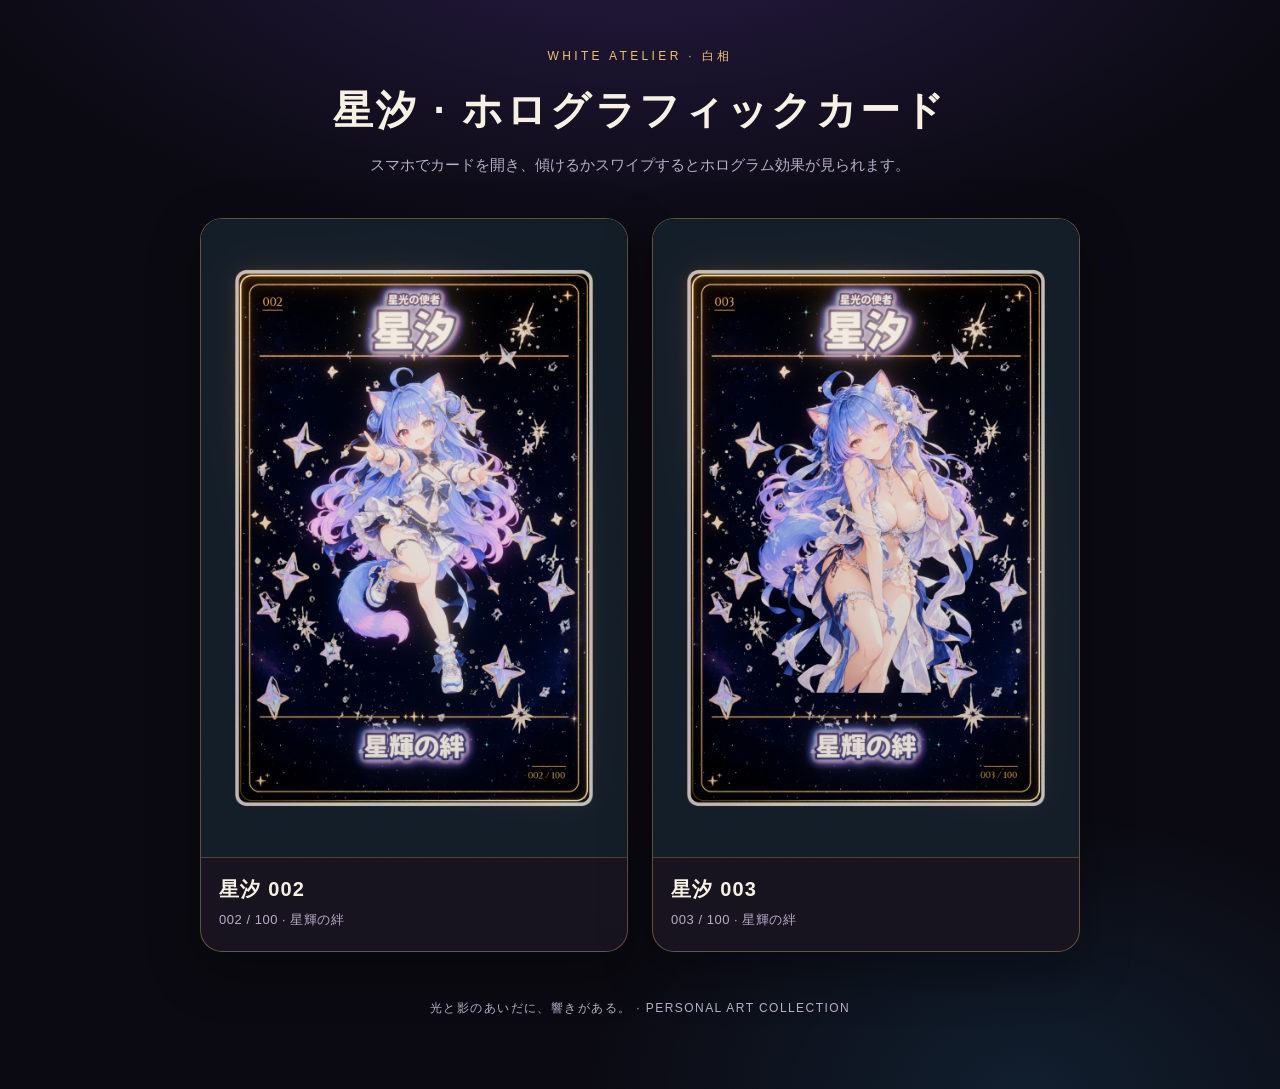
<file: index.html>
<!doctype html>
<html lang="ja">
  <head>
    <meta charset="utf-8" />
    <meta name="viewport" content="width=device-width,initial-scale=1" />
    <meta name="theme-color" content="#0b0a12" />
    <title>星汐 · ホログラフィックカード</title>
    <style>
      :root {
        color-scheme: dark;
        --bg: #0b0a12;
        --fg: #f7f1e4;
        --muted: #b8aec8;
        --gold: #ecc46e;
        --card: #17141f;
        --line: rgba(236, 196, 110, 0.35);
      }
      * { box-sizing: border-box; }
      body {
        margin: 0;
        min-height: 100vh;
        font-family: "Hiragino Sans", "Noto Sans JP", "Yu Gothic", sans-serif;
        background:
          radial-gradient(1200px 600px at 50% -10%, rgba(140, 90, 255, 0.22), transparent 60%),
          radial-gradient(800px 500px at 80% 100%, rgba(60, 180, 255, 0.12), transparent 55%),
          var(--bg);
        color: var(--fg);
      }
      .wrap {
        max-width: 920px;
        margin: 0 auto;
        padding: 48px 20px 72px;
      }
      header { text-align: center; margin-bottom: 40px; }
      .brand {
        letter-spacing: 0.28em;
        font-size: 12px;
        color: var(--gold);
        text-transform: uppercase;
        margin-bottom: 18px;
      }
      h1 {
        margin: 0 0 14px;
        font-weight: 700;
        font-size: clamp(28px, 5vw, 40px);
        letter-spacing: 0.08em;
      }
      .sub {
        margin: 0 auto;
        max-width: 36em;
        color: var(--muted);
        line-height: 1.7;
        font-size: 15px;
      }
      .grid {
        display: grid;
        grid-template-columns: repeat(auto-fit, minmax(260px, 1fr));
        gap: 24px;
      }
      a.card {
        display: block;
        text-decoration: none;
        color: inherit;
        background: linear-gradient(180deg, #1d1828, var(--card));
        border: 1px solid var(--line);
        border-radius: 22px;
        overflow: hidden;
        box-shadow: 0 18px 50px rgba(0,0,0,0.35);
        transition: transform 0.2s ease, border-color 0.2s ease, box-shadow 0.2s ease;
      }
      a.card:hover, a.card:focus-visible {
        transform: translateY(-4px);
        border-color: rgba(236, 196, 110, 0.7);
        box-shadow: 0 24px 60px rgba(90, 40, 180, 0.28);
        outline: none;
      }
      .thumb {
        aspect-ratio: 2 / 3;
        background: #000 center/cover no-repeat;
        border-bottom: 1px solid var(--line);
      }
      .meta { padding: 18px 18px 22px; }
      .meta h2 {
        margin: 0 0 8px;
        font-size: 20px;
        letter-spacing: 0.06em;
      }
      .meta p {
        margin: 0;
        color: var(--muted);
        font-size: 13px;
        letter-spacing: 0.04em;
      }
      footer {
        margin-top: 48px;
        text-align: center;
        color: var(--muted);
        font-size: 12px;
        letter-spacing: 0.12em;
      }
    </style>
  </head>
  <body>
    <div class="wrap">
      <header>
        <div class="brand">WHITE ATELIER · 白相</div>
        <h1>星汐 · ホログラフィックカード</h1>
        <p class="sub">スマホでカードを開き、傾けるかスワイプするとホログラム効果が見られます。</p>
      </header>
      <section class="grid" aria-label="カード一覧">
        <a class="card" href="./002/">
          <div class="thumb" style="background-image:url('./002/hero.png')"></div>
          <div class="meta">
            <h2>星汐 002</h2>
            <p>002 / 100 · 星輝の絆</p>
          </div>
        </a>
        <a class="card" href="./003/">
          <div class="thumb" style="background-image:url('./003/hero.png')"></div>
          <div class="meta">
            <h2>星汐 003</h2>
            <p>003 / 100 · 星輝の絆</p>
          </div>
        </a>
      </section>
      <footer>光と影のあいだに、響きがある。 · PERSONAL ART COLLECTION</footer>
    </div>
  </body>
</html>
</file>
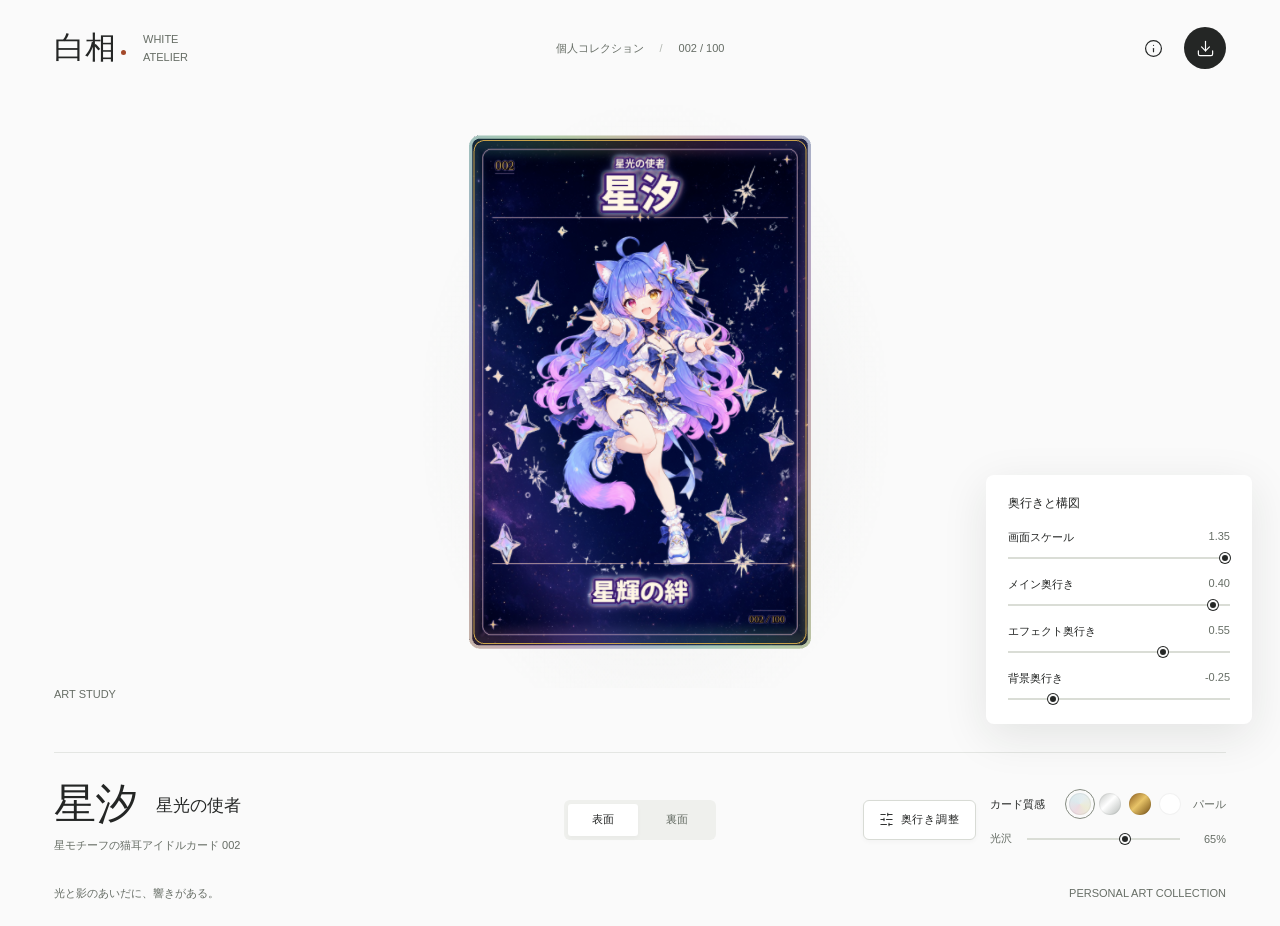
<file: 002/index.html>
<!doctype html>
<html lang="ja">
  <head>
    <meta charset="utf-8" />
    <meta name="viewport" content="width=device-width,initial-scale=1" />
    <meta name="theme-color" content="#fafafa" />
    <link rel="icon" href="data:," />
    <title>白相 · White Atelier</title>
    <link rel="stylesheet" href="./style.css" />
    <script type="module" src="./app.bundle.js"></script>
  </head>
  <body>
    <header class="masthead">
      <a class="wordmark" href="./" aria-label="白相ホーム"
        ><span class="wordmark-cn">白相<span class="brand-dot"></span></span
        ><span class="wordmark-en">WHITE ATELIER</span></a
      >
      <span class="collection-label"
        >個人コレクション <span>/</span> <span id="edition">STUDY 001</span></span
      >
      <div class="header-actions">
        <button
          class="icon-button"
          id="info"
          aria-label="作品情報"
          title="作品情報"
          disabled
        >
          <i data-lucide="info"></i>
        </button>
        <button
          class="icon-button save-button"
          id="save"
          aria-label="カード画像を保存"
          title="カード画像を保存"
          disabled
        >
          <i data-lucide="download"></i>
        </button>
      </div>
    </header>
    <main>
      <section class="gallery" aria-label="カードギャラリー">
        <div
          class="stage"
          id="stage"
          tabindex="0"
          role="group"
          aria-label="回転可能なホログラフィックカード"
        >
          <div id="loading" class="loading" role="status">
            <span class="loading-line"></span><span>作品を装幀しています</span>
          </div>
        </div>
        <div class="stage-note" aria-hidden="true">
          <span>ART STUDY</span><span id="view-label">01 / FRONT</span>
        </div>
        <div class="parameter-panel" id="parameter-panel">
          <div class="panel-heading">
            <span>奥行きと構図</span>
          </div>
          <label class="range-row" for="scale"
            ><span>画面スケール</span><output id="scale-value"></output
            ><input id="scale" type="range" min="0.95" max="1.35" step="0.01"
          /></label>
          <label class="range-row" for="depth"
            ><span>メイン奥行き</span><output id="depth-value"></output
            ><input id="depth" type="range" min="-0.45" max="0.45" step="0.01"
          /></label>
          <label class="range-row" for="fx-depth"
            ><span>エフェクト奥行き</span><output id="fx-depth-value"></output
            ><input id="fx-depth" type="range" min="-0.3" max="0.9" step="0.01"
          /></label>
          <label class="range-row" for="bg-depth"
            ><span>背景奥行き</span><output id="bg-depth-value"></output
            ><input id="bg-depth" type="range" min="-0.4" max="0.4" step="0.01"
          /></label>
        </div>
      </section>
      <section class="artwork-bar" aria-label="作品と質感">
        <div class="artwork-title">
          <div class="title-line">
            <h1 id="card-title">BOND</h1>
            <span id="subtitle">共生</span>
          </div>
          <p id="description">視点で揺れる星の光</p>
        </div>
        <div class="face-picker" role="group" aria-label="カードの向き">
          <button id="front" aria-pressed="true" disabled>表面</button
          ><button id="back" aria-pressed="false" disabled>裏面</button>
        </div>
        <div class="finish-cluster">
          <button
            id="depth-toggle"
            class="depth-toggle"
            type="button"
            aria-controls="parameter-panel"
            aria-expanded="true"
            aria-label="奥行き調整の表示／非表示"
            title="奥行き調整の表示／非表示"
          >
            <i data-lucide="sliders-horizontal"></i><span>奥行き調整</span>
          </button>
          <div class="finish-control">
          <div class="finish-heading">
            <span>カード質感</span>
            <div class="swatches" role="group" aria-label="カード面の質感">
              <button
                class="swatch pearl"
                data-finish="pearl"
                aria-pressed="true"
                aria-label="パール"
                title="パール"
                disabled
              ></button
              ><button
                class="swatch silver"
                data-finish="silver"
                aria-pressed="false"
                aria-label="シルバー"
                title="シルバー"
                disabled
              ></button
              ><button
                class="swatch gold"
                data-finish="gold"
                aria-pressed="true"
                aria-label="金箔"
                title="金箔"
                disabled
              ></button
              ><button
                class="swatch original"
                data-finish="original"
                aria-pressed="false"
                aria-label="原画"
                title="原画"
                disabled
              ></button>
            </div>
            <span id="finish-name">金箔</span>
          </div>
          <label class="foil-row" for="foil"
            ><span>光沢</span
            ><input
              id="foil"
              type="range"
              min="0"
              max="1"
              step="0.01"
              value="0.52"
              disabled
            /><output id="foil-value">52%</output></label
          >
          </div>
        </div>
      </section>
    </main>
    <footer class="footer">
      <span>光と影のあいだに、響きがある。</span><span>PERSONAL ART COLLECTION</span>
    </footer>
    <dialog id="about" aria-labelledby="about-title">
      <button
        id="close-about"
        class="icon-button modal-close"
        aria-label="閉じる"
        title="閉じる"
      >
        <i data-lucide="x"></i>
      </button>
      <p class="dialog-mark">白相</p>
      <h2 id="about-title">共生 / BOND</h2>
      <p id="about-description"></p>
      <dl>
        <div>
          <dt>出典</dt>
          <dd>ユーザー提供の参考作品</dd>
        </div>
        <div>
          <dt>形式</dt>
          <dd>個人アートカード習作</dd>
        </div>
        <div>
          <dt>番号</dt>
          <dd id="about-edition">STUDY 001</dd>
        </div>
      </dl>
    </dialog>
    <div id="notice" role="status" class="notice" hidden></div>
    <script type="module" src="./app.bundle.js"></script>
  </body>
</html>
</file>
<file: 002/style.css>
@font-face {
  font-family: Atelier;
  src: url("[data-uri]") format("woff2");
  font-weight: 500;
  font-display: swap;
}
:root {
  color-scheme: light;
  --paper: #fafafa;
  --ink: #242625;
  --muted: #666d65;
  --line: #e4e6e3;
  --accent: #a34829;
  --focus: #42645b;
  --control: #f0f1ee;
  font-family: "Helvetica Neue", "PingFang SC", "Microsoft YaHei", sans-serif;
  color: var(--ink);
  background: var(--paper);
  font-synthesis: none;
  letter-spacing: 0;
}
* {
  box-sizing: border-box;
}
body {
  margin: 0;
  min-width: 320px;
}
button,
input,
a {
  -webkit-tap-highlight-color: transparent;
}
button {
  font: inherit;
  color: inherit;
  cursor: pointer;
}
button:disabled {
  opacity: 0.4;
  cursor: wait;
}
button,
a,
input {
  touch-action: manipulation;
}
button {
  border: 0;
  background: none;
}
button:focus-visible,
a:focus-visible,
[tabindex]:focus-visible {
  outline: 2px solid var(--focus);
  outline-offset: 5px;
}
input:focus-visible {
  outline: 2px solid var(--focus);
  outline-offset: 5px;
}
::selection {
  background: #e6ddd7;
  color: #242625;
}
button,
a {
  color: inherit;
}
a {
  text-decoration: none;
}
svg {
  width: 19px;
  height: 19px;
  stroke-width: 1.5;
  display: block;
}
button svg {
  pointer-events: none;
}
[hidden] {
  display: none !important;
}
.masthead {
  height: 96px;
  display: grid;
  grid-template-columns: 1fr auto 1fr;
  align-items: center;
  padding: 0 54px;
  position: relative;
  z-index: 2;
}
.wordmark {
  display: flex;
  align-items: center;
  gap: 17px;
  width: max-content;
}
.wordmark-cn {
  font-family: "Songti SC", "STSong", serif;
  font-size: 31px;
  position: relative;
  white-space: nowrap;
}
.brand-dot {
  display: inline-block;
  width: 5px;
  height: 5px;
  background: var(--accent);
  border-radius: 50%;
  margin: 0 0 3px 5px;
}
.wordmark-en {
  font-size: 11px;
  font-weight: 500;
  color: var(--muted);
  max-width: 60px;
  line-height: 1.65;
}
.collection-label {
  font-size: 11px;
  color: var(--muted);
  display: flex;
  gap: 16px;
  align-items: center;
  font-variant-numeric: tabular-nums;
}
.collection-label > span:first-child {
  color: #b4b8b2;
}
.header-actions {
  justify-self: end;
  display: flex;
  gap: 10px;
}
.icon-button {
  width: 42px;
  height: 42px;
  display: inline-grid;
  place-items: center;
  border-radius: 50%;
  transition:
    background 0.18s,
    color 0.18s;
}
.icon-button:hover:not(:disabled) {
  background: #e9ebe6;
}
.icon-button[aria-pressed="true"] {
  color: var(--accent);
  background: #f1eae5;
}
.save-button {
  background: var(--ink);
  color: #fff;
}
.save-button:hover:not(:disabled) {
  background: #474a44;
  color: white;
}
.gallery {
  height: calc(100svh - 278px);
  min-height: 440px;
  max-height: 850px;
  position: relative;
}
.stage {
  position: absolute;
  inset: 0 0 30px;
  outline-offset: -10px !important;
  cursor: grab;
  touch-action: pan-y;
}
.stage.dragging {
  cursor: grabbing;
  touch-action: none;
}
.stage canvas {
  width: 100%;
  height: 100%;
  display: block;
}
/* CSS-3D fallback card (WebGL unavailable): layered 3D without the engine.
   background/effects/subject/text float at their own translateZ offsets, the
   whole card tilts under the pointer and flips to a gold back. */
.fallback3d {
  position: absolute;
  inset: 0;
  perspective: 1000px;
  display: flex;
  align-items: center;
  justify-content: center;
  padding: 26px 40px;
}
.flipper3d {
  position: relative;
  height: 100%;
  aspect-ratio: 2 / 3;
  max-width: 100%;
  transform-style: preserve-3d;
  will-change: transform;
}
.card3d {
  position: absolute;
  inset: 0;
  transform-style: preserve-3d;
  will-change: transform;
}
.face3d {
  position: absolute;
  inset: 0;
  transform-style: preserve-3d;
  backface-visibility: hidden;
  -webkit-backface-visibility: hidden;
  box-shadow:
    0 30px 60px -22px rgba(36, 38, 37, 0.4),
    0 6px 14px rgba(36, 38, 37, 0.14);
}
.layer3d {
  position: absolute;
  inset: 0;
  will-change: transform;
}
.layer3d img {
  position: absolute;
  inset: 0;
  width: 100%;
  height: 100%;
  object-fit: cover;
  display: block;
}
/* Gold-foil laminate: per-finish tint + a cursor-following sheen. */
.foil3d {
  position: absolute;
  inset: 0;
  transform: translateZ(0);
  pointer-events: none;
  opacity: var(--foil-amount, 0.6);
}
.foil3d::after {
  content: "";
  position: absolute;
  inset: 0;
  background: radial-gradient(
    55% 40% at var(--mx, 50%) var(--my, 45%),
    rgba(255, 238, 190, 0.65),
    transparent 70%
  );
  mix-blend-mode: screen;
}
.finish-gold .foil3d {
  background: linear-gradient(
    118deg,
    rgba(230, 180, 80, 0.55),
    rgba(201, 162, 74, 0.18) 45%,
    rgba(255, 244, 210, 0.12) 70%
  );
  mix-blend-mode: overlay;
}
.finish-silver .foil3d {
  background: linear-gradient(
    118deg,
    rgba(210, 214, 220, 0.5),
    rgba(180, 186, 192, 0.16) 45%,
    rgba(245, 248, 252, 0.14) 70%
  );
  mix-blend-mode: soft-light;
}
.finish-pearl .foil3d {
  background: linear-gradient(
    118deg,
    rgba(255, 255, 255, 0.4),
    rgba(200, 205, 215, 0.12) 50%,
    rgba(255, 255, 255, 0.3) 75%
  );
  mix-blend-mode: soft-light;
}
.finish-original .foil3d {
  display: none;
}
.back3d {
  transform: rotateY(180deg);
  background: linear-gradient(135deg, #d8b45e, #f0d89a 38%, #b78a3a 70%, #e3c06b);
}
.back3d::before {
  content: "";
  position: absolute;
  inset: 0;
  background: repeating-linear-gradient(
    115deg,
    rgba(255, 255, 255, 0.14) 0 2px,
    transparent 2px 14px
  );
}
.back-mark {
  position: absolute;
  inset: 0;
  display: flex;
  align-items: center;
  justify-content: center;
  font-family: Atelier, "Songti SC", serif;
  font-size: 34px;
  letter-spacing: 0.3em;
  color: rgba(90, 62, 12, 0.85);
}
@media (max-width: 760px) {
  .fallback3d {
    padding: 18px 22px;
  }
  .flipper3d {
    width: 100%;
    height: auto;
    aspect-ratio: 2 / 3;
  }
}
.stage-note {
  position: absolute;
  inset: auto 54px 18px;
  pointer-events: none;
  display: flex;
  justify-content: space-between;
  font-size: 11px;
  color: var(--muted);
  font-variant-numeric: tabular-nums;
}
.tools {
  position: absolute;
  left: 50%;
  bottom: 0;
  transform: translateX(-50%);
  display: flex;
  align-items: center;
  gap: 7px;
  height: 48px;
  z-index: 3;
  background: var(--paper);
}
.tool-divider {
  height: 17px;
  width: 1px;
  background: var(--line);
  margin: 0 6px;
}
.tools .icon-button {
  width: 40px;
  height: 40px;
}
.loading {
  position: absolute;
  inset: 0;
  display: flex;
  flex-direction: column;
  align-items: center;
  justify-content: center;
  gap: 20px;
  font-size: 12px;
  color: var(--muted);
  white-space: pre-line;
  text-align: center;
  padding: 24px;
}
.loading-line {
  width: 50px;
  height: 1px;
  background: var(--ink);
  animation: loading 1.3s ease-in-out infinite;
  transform-origin: center;
}
.loading.error {
  color: var(--accent);
  gap: 16px;
}
.loading.error button {
  border-bottom: 1px solid currentColor;
  padding: 6px;
}
.parameter-panel {
  /* Anchored to the viewport so the depth controls sit in the free space at the far
     right, clear of the card. (Inside .tools an absolute box can only be placed
     relative to the centred toolbar, which put it on top of the artwork.) The bottom
     offset keeps it clear of the artwork bar's finish swatches and foil slider. */
  position: fixed;
  z-index: 5;
  right: 28px;
  bottom: 176px;
  width: 266px;
  padding: 20px 22px 24px;
  background: #fff;
  border-radius: 8px;
  box-shadow: 0 12px 45px #20261b1a;
}
/* Beside the card the floating panel needs roughly 300px of clear margin; narrower
   than that it stacks under the stage instead of covering the artwork. */
@media (min-width: 761px) and (max-width: 960px) {
  .parameter-panel {
    position: static;
    transform: none;
    width: calc(100% - 48px);
    margin: 28px auto 0;
    box-shadow: none;
    background: #f1f2ee;
  }
}
.panel-heading {
  display: flex;
  align-items: center;
  justify-content: space-between;
  font-size: 12px;
  margin-bottom: 13px;
}
.small {
  width: 26px;
  height: 26px;
}
.small svg {
  width: 16px;
  height: 16px;
}
.range-row {
  display: grid;
  grid-template-columns: 1fr auto;
  gap: 12px;
  font-size: 11px;
  margin-top: 18px;
}
.range-row output {
  font-variant-numeric: tabular-nums;
  color: var(--muted);
}
.range-row input {
  grid-column: 1/-1;
  width: 100%;
  margin: 0;
}
.artwork-bar {
  margin: 34px 54px 0;
  border-top: 1px solid var(--line);
  padding-top: 26px;
  display: grid;
  grid-template-columns: 1fr auto 1fr;
  align-items: center;
  gap: 30px;
  min-height: 108px;
}
.title-line {
  display: flex;
  align-items: center;
  gap: 18px;
}
.title-line h1 {
  font:
    500 42px/0.95 Atelier,
    Georgia,
    serif;
  margin: 0;
  overflow-wrap: anywhere;
  max-width: 22ch;
}
.title-line > span {
  font-family: "Songti SC", "STSong", serif;
  font-size: 17px;
  flex-shrink: 0;
}
.artwork-title p {
  font-size: 11px;
  color: var(--muted);
  margin: 12px 0 0;
  line-height: 1.5;
}
.face-picker {
  display: flex;
  align-items: center;
  gap: 4px;
  background: #eff0ed;
  padding: 4px;
  border-radius: 6px;
}
.face-picker button {
  min-width: 70px;
  height: 32px;
  border-radius: 3px;
  color: var(--muted);
  font-size: 11px;
}
.face-picker button[aria-pressed="true"] {
  background: white;
  color: var(--ink);
  box-shadow: 0 2px 5px #21251c08;
}
/* Right column of the artwork bar: the depth-panel switch sits directly beside the
   finish control, so both read as one cluster. */
.finish-cluster {
  display: flex;
  align-items: center;
  gap: 14px;
  justify-self: end;
}
.depth-toggle {
  display: inline-flex;
  align-items: center;
  gap: 7px;
  height: 40px;
  padding: 0 15px;
  border: 1px solid var(--line);
  border-radius: 6px;
  background: var(--control);
  color: var(--muted);
  font-size: 11px;
  letter-spacing: 0.08em;
  cursor: pointer;
}
.depth-toggle svg {
  width: 15px;
  height: 15px;
}
.depth-toggle:hover {
  color: var(--ink);
}
.depth-toggle[aria-expanded="true"] {
  background: white;
  color: var(--ink);
  border-color: #d8dbd5;
  box-shadow: 0 2px 5px #21251c08;
}
.finish-control {
  width: 236px;
  justify-self: end;
  display: grid;
  gap: 16px;
}
.finish-heading {
  display: flex;
  align-items: center;
  font-size: 11px;
  gap: 12px;
}
.finish-heading > span:first-child {
  margin-right: auto;
}
.finish-heading > span:last-child {
  min-width: 24px;
  color: var(--muted);
  font-size: 11px;
}
.swatches {
  display: flex;
  align-items: center;
  gap: 8px;
}
.swatch {
  width: 22px;
  height: 22px;
  border-radius: 50%;
  position: relative;
  box-shadow: inset 0 0 0 1px #0000000e;
}
.swatch[aria-pressed="true"]:after {
  content: "";
  position: absolute;
  inset: -4px;
  border: 1px solid #858b81;
  border-radius: 50%;
}
.swatch.pearl {
  background: conic-gradient(
    from 30deg,
    #e5edef,
    #ecebd6,
    #eddae1,
    #dce9ed,
    #e5edef
  );
}
.swatch.silver {
  background: linear-gradient(135deg, #c3c6c4, #fff 44%, #b4b9b6);
}
.swatch.gold {
  background: linear-gradient(135deg, #8a5a1c, #e8c468 46%, #6f4a12);
}
.swatch.original {
  background: #fff;
}
.foil-row {
  display: flex;
  align-items: center;
  gap: 15px;
  font-size: 11px;
  color: var(--muted);
}
.foil-row input {
  width: 100%;
  min-width: 40px;
  margin: 0;
}
.foil-row output {
  min-width: 31px;
  text-align: right;
  font-variant-numeric: tabular-nums;
}
.foil-row > span {
  white-space: nowrap;
}
input[type="range"] {
  appearance: none;
  height: 2px;
  background: #daddd6;
  border: 0;
  accent-color: var(--ink);
  cursor: pointer;
}
input[type="range"]::-webkit-slider-thumb {
  appearance: none;
  width: 10px;
  height: 10px;
  border-radius: 50%;
  background: var(--ink);
  border: 2px solid var(--paper);
  box-shadow: 0 0 0 1px var(--ink);
}
input[type="range"]::-moz-range-thumb {
  width: 7px;
  height: 7px;
  border-radius: 50%;
  background: var(--ink);
  border: 1px solid var(--paper);
}
.footer {
  height: 66px;
  margin: 0 54px;
  display: flex;
  justify-content: space-between;
  align-items: center;
  font-size: 11px;
  color: var(--muted);
}
.footer span:last-child {
  font-size: 11px;
}
.notice {
  position: fixed;
  bottom: 26px;
  left: 50%;
  transform: translateX(-50%);
  background: var(--ink);
  color: white;
  padding: 13px 23px;
  border-radius: 6px;
  font-size: 12px;
  z-index: 30;
  max-width: calc(100% - 32px);
  text-align: center;
}
dialog {
  border: 0;
  border-radius: 8px;
  max-width: calc(100% - 40px);
  width: 400px;
  padding: 40px;
  box-shadow: 0 20px 90px #20261b29;
  color: var(--ink);
  background: #fff;
}
dialog::backdrop {
  background: #30342d33;
}
.modal-close {
  position: absolute;
  right: 14px;
  top: 14px;
}
.dialog-mark {
  font:
    27px "Songti SC",
    serif;
  margin: 0 0 34px;
}
dialog h2 {
  font:
    500 27px Atelier,
    "Songti SC",
    serif;
}
dialog > p:not(.dialog-mark) {
  font-size: 13px;
  color: var(--muted);
  line-height: 1.8;
}
dialog dl {
  margin: 30px 0 0;
  padding-top: 14px;
  border-top: 1px solid var(--line);
}
dialog dl > div {
  display: flex;
  justify-content: space-between;
  margin: 13px 0;
  font-size: 11px;
}
dialog dt {
  color: var(--muted);
}
dialog dd {
  margin: 0;
}
dialog h2,
dialog dd {
  overflow-wrap: anywhere;
}
@keyframes loading {
  50% {
    transform: scaleX(0.35);
    opacity: 0.35;
  }
}
@media (min-width: 1600px) {
  .masthead {
    padding: 0 72px;
  }
  .artwork-bar,
  .footer {
    margin-left: 72px;
    margin-right: 72px;
  }
  .stage-note {
    left: 72px;
    right: 72px;
  }
}
@media (max-width: 760px) {
  .masthead {
    height: 78px;
    padding: 0 24px;
    grid-template-columns: 1fr auto;
  }
  .wordmark-cn {
    font-size: 27px;
  }
  .wordmark {
    gap: 12px;
  }
  .wordmark-en {
    font-size: 11px;
  }
  .collection-label {
    display: none;
  }
  .header-actions {
    gap: 5px;
  }
  .header-actions .icon-button {
    width: 38px;
    height: 38px;
  }
  .gallery {
    height: calc(100svh - 330px);
    min-height: 375px;
    max-height: 680px;
  }
  .stage {
    bottom: 42px;
  }
  .stage-note {
    display: none;
  }
  .stage-note > span:first-child {
    display: none;
  }
  .stage-note > span:last-child {
    margin-left: auto;
  }
  .tools {
    bottom: 0;
  }
  .artwork-bar {
    margin: 20px 24px 0;
    padding-top: 24px;
    grid-template-columns: 1fr auto;
    gap: 25px 14px;
    min-height: 0;
  }
  .title-line {
    gap: 13px;
  }
  .title-line h1 {
    font-size: 34px;
  }
  .title-line > span {
    font-size: 15px;
  }
  .artwork-title p {
    font-size: 11px;
    margin-top: 9px;
  }
  .face-picker button {
    min-width: 51px;
    height: 30px;
  }
  /* The depth switch turned .finish-cluster into the grid item, so the cluster — not
     .finish-control — has to own the second row on a phone. Without this the auto
     column claimed ~316px, squeezed the 1fr title column past the bar and wrapped
     奥行き調整 one glyph per line (~114px of horizontal overflow at 390px). */
  .finish-cluster {
    grid-column: 1/-1;
    width: 100%;
    flex-wrap: wrap;
    justify-content: space-between;
  }
  .finish-control {
    flex: 1 1 100%;
    grid-template-columns: 1fr 1fr;
    gap: 30px;
  }
  .finish-heading {
    gap: 10px;
  }
  .finish-heading > span:first-child {
    font-size: 11px;
  }
  .finish-heading > span:last-child {
    display: none;
  }
  .swatch {
    width: 19px;
    height: 19px;
  }
  .swatches {
    gap: 10px;
  }
  .foil-row {
    gap: 11px;
  }
  .footer {
    height: 62px;
    margin: 0 24px;
    font-size: 11px;
  }
  .footer span:last-child {
    font-size: 11px;
  }
  .parameter-panel {
    position: static;
    transform: none;
    width: calc(100% - 48px);
    margin: 28px auto 0;
    box-shadow: none;
    background: #f1f2ee;
  }
}
@media (max-width: 365px) {
  .masthead {
    padding: 0 18px;
  }
  .artwork-bar,
  .footer {
    margin-left: 18px;
    margin-right: 18px;
  }
  .finish-control {
    gap: 20px;
  }
  .wordmark-en {
    display: none;
  }
  .face-picker button {
    min-width: 46px;
  }
  .title-line h1 {
    font-size: 30px;
  }
}
@media (prefers-reduced-motion: reduce) {
  *,
  *:before,
  *:after {
    animation: none !important;
    transition: none !important;
    scroll-behavior: auto !important;
  }
}

/* Mobile UX patches retained for GitHub Pages */
html, body { overscroll-behavior-y: contain; }
.stage, .stage:focus, .stage:focus-visible { outline: none !important; box-shadow: none !important; -webkit-tap-highlight-color: transparent; }
.stage, .stage canvas { touch-action: none !important; }
@media (max-width: 760px) {
  .masthead { height: 56px; }
  .gallery { height: calc(100svh - 120px); min-height: 0; max-height: none; }
  .stage { inset: 0; }
  .artwork-bar { margin-top: 8px; }
}
</file>
